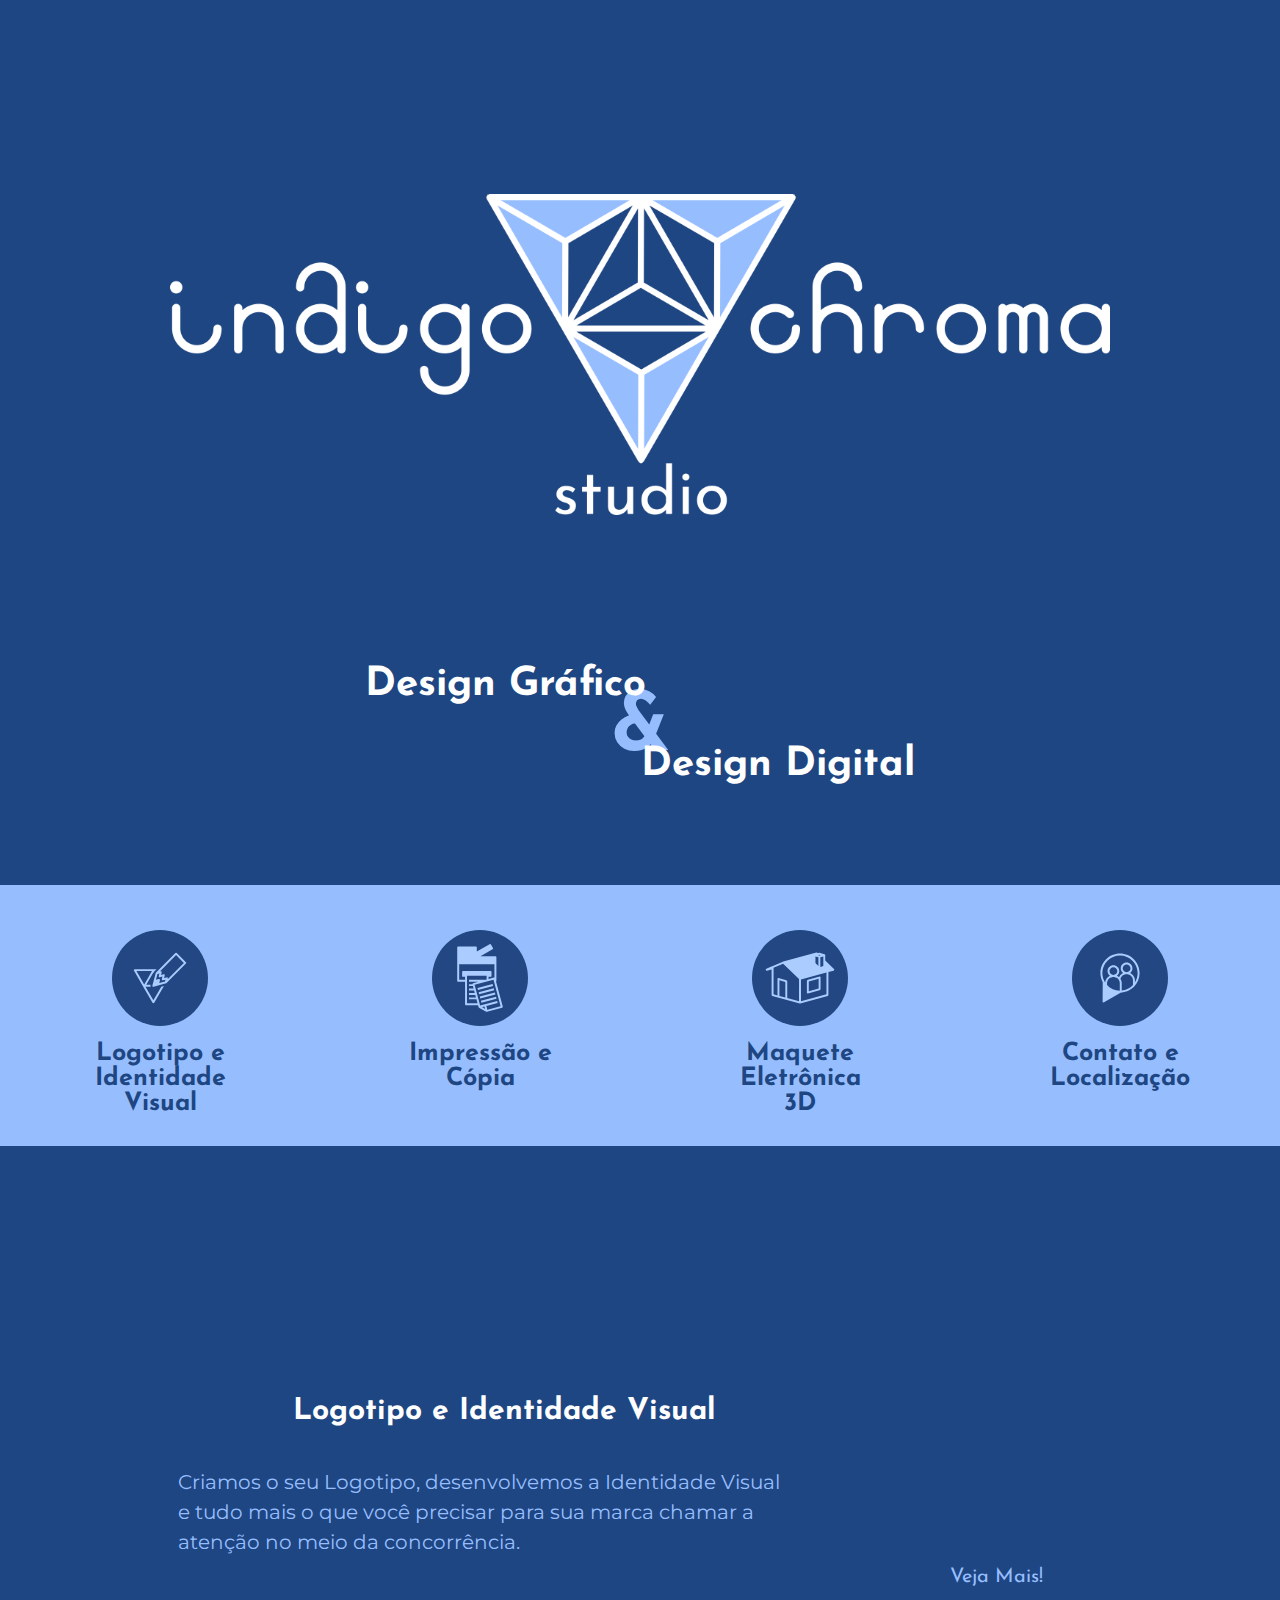
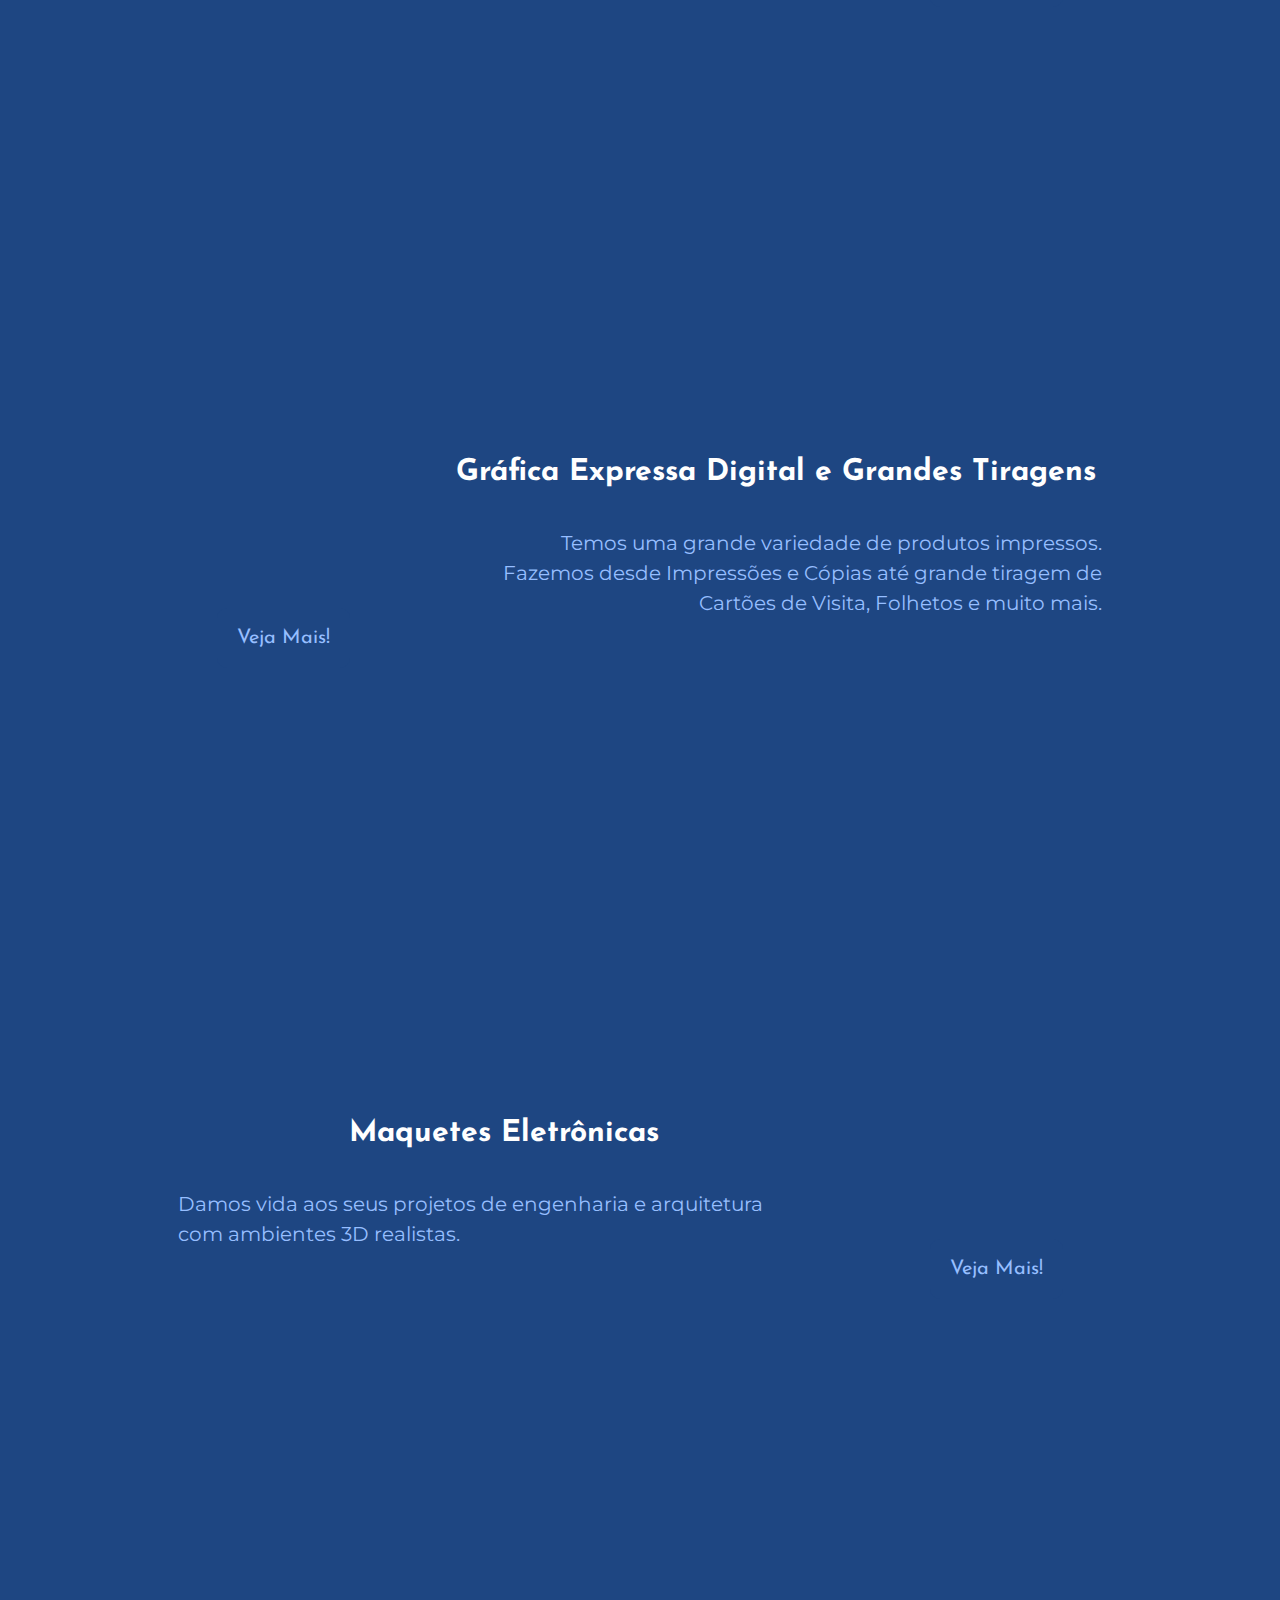
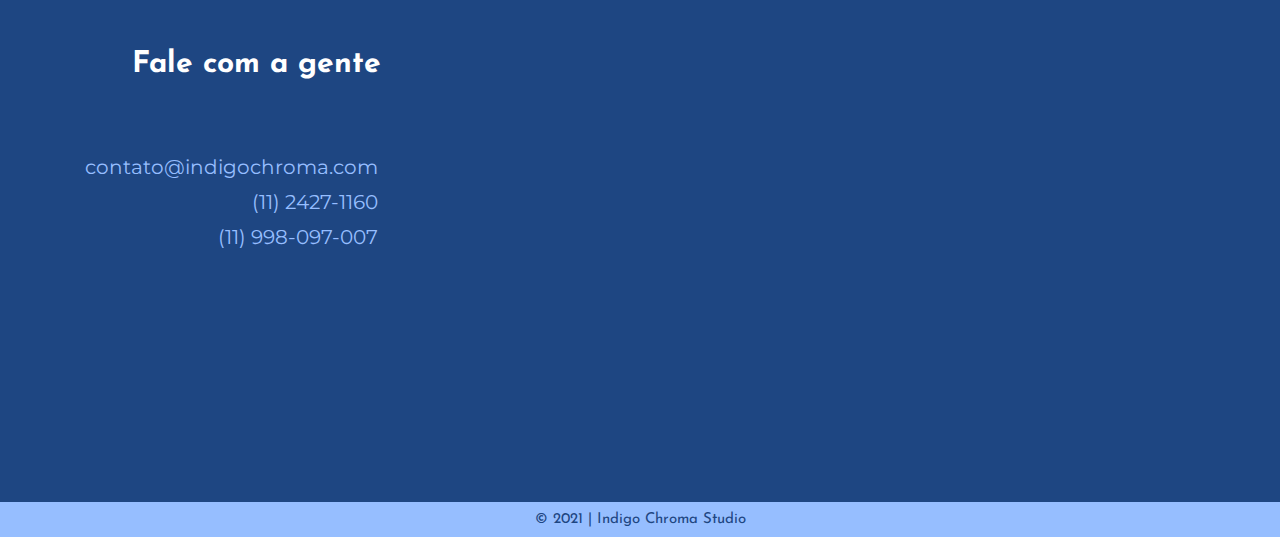
<file: index.html>
<!DOCTYPE html>
<html lang="en">
<head>
  <!-- Google tag (gtag.js) -->
  <script async src="https://www.googletagmanager.com/gtag/js?id=G-PPT76QZKE8"></script>
  <script>
    window.dataLayer = window.dataLayer || [];
    function gtag(){dataLayer.push(arguments);}
    gtag('js', new Date());

    gtag('config', 'G-PPT76QZKE8');
  </script>

  <meta charset="UTF-8">
  <meta name="viewport" content="width=device-width, initial-scale=1, minimum-scale=1" />
  <meta http-equiv="X-UA-Compatible" content="ie=edge">
  <title>Indigo Chroma Studio</title>
  
  <link rel="icon" href="favicon.ico">

  <link rel="stylesheet" href="css/styles.css">
  <link rel="stylesheet" href="css/landing.css">
  <link rel="stylesheet" href="css/menuBar.css">
  
  <link href="https://fonts.googleapis.com/css2?family=Josefin+Sans:wght@400;700&display=swap" rel="stylesheet">
  <link href="https://fonts.googleapis.com/css2?family=Montserrat:wght@500;600&display=swap" rel="stylesheet">

</head>


<body>
  <header>
    <div class="container">
      <nav>
<!--         <div class="menuLogo">
          <a href="index.html">
            <img src="../assets/icons/logo.png" alt="Indigo Chroma Studio">
          </a>
        </div> -->

        <input type="checkbox" class="toggler">
        <div class="menuIcon"><div></div></div>

        <ul class="menuList">
<!--           <li class="menuItem">
            <a href="index.html" class="menuLink active">Home</a>
          </li> -->
          <li class="menuItem">
            <a href="pages/logo.html" class="menuLink">Logos</a>
          </li>
          <li class="menuItem">
            <a href="pages/print.html" class="menuLink">Impressos</a>
          </li>
          <li class="menuItem">
            <a href="pages/3d.html" class="menuLink">3D</a>
          </li>
          <li class="menuItem">
            <a href="pages/contact.html" class="menuLink">Contato</a>
          </li>
        </ul>
      </nav>
    </div>



  </header>

  <main>
    <section class="hero">
      <div class="container">
        <div class="logoSplash">
          <img src="assets/icons/logoSplash.png" alt="Indigo Chroma Studio">
          <div class="title">
            <h1 class="dg">Design Gráfico</h1>
            <h1 class="ec">&</h1>
            <h1 class="dd">Design Digital</h1>
          </div>
        </div>
      </div>
    </section>

    
    <section class="homeNavBar">
      <div class="navContainer">

            <a href="pages/logo.html" class="mainMenuLink">
              <img src="assets/icons/logo.svg">
              Logotipo e Identidade Visual</a>

            <a href="pages/print.html" class="mainMenuLink">
              <img src="assets/icons/print.svg">
              Impressão e Cópia</a>

            <a href="pages/3d.html" class="mainMenuLink">
              <img src="assets/icons/3d.svg">
              Maquete Eletrônica 3D</a>

            <a href="pages/contact.html" class="mainMenuLink">
              <img src="assets/icons/contact.svg">
              Contato e Localização</a>

      </div>
    </section>


    <section class="showroom">
      <div class="mainItem l" style="background-image: url(assets/images/pics/logo-design.jpg);">
        <div>
          <h3>Logotipo e Identidade Visual</h3>
          <p>Criamos o seu Logotipo, desenvolvemos a Identidade Visual e tudo mais o que você precisar para sua marca chamar a atenção no meio da concorrência.</p>
        </div>
        <a href="pages/logo.html">Veja Mais!</a>
      </div>
      <div class="mainItem r" style="background-image: url(assets/images/pics/printer.jpg);">
        <div>
          <h3>Gráfica Expressa Digital e Grandes Tiragens</h3>
          <p>Temos uma grande variedade de produtos impressos. Fazemos desde Impressões e Cópias até grande tiragem de Cartões de   Visita, Folhetos e muito mais.</p>
        </div>
        <a href="pages/print.html">Veja Mais!</a>
      </div>
      <div class="mainItem l" style="background-image:url(assets/images/3d/img0.jpg);">
        <div>
          <h3>Maquetes Eletrônicas</h3>
          <p>Damos vida aos seus projetos de engenharia e arquitetura com ambientes 3D realistas.</p>
        </div>
        <a href="pages/3d.html">Veja Mais!</a>
      </div>
    </section>


    <section class="contact">
      <div class="contactInfo">
        <a href="pages/contact.html">
          <h2>Fale com a gente</h2>
        </a>
          <p>contato@indigochroma.com<br>
         (11) 2427-1160<br>
         (11) 998-097-007</p>
         
      </div>
      <div class="map">
        <div class="mapouter"><iframe src="https://www.google.com/maps/embed?pb=!1m18!1m12!1m3!1d3669.6328632047566!2d-46.537588584483984!3d-23.110531850984145!2m3!1f0!2f0!3f0!3m2!1i1024!2i768!4f13.1!3m3!1m2!1s0x94cec0bf61d22995%3A0xf7e8ff5012938041!2sR.%20Dr.%20Zeferino%20Alves%20do%20Amaral%2C%201215%20-%20Centro%2C%20Atibaia%20-%20SP%2C%2012940-410%2C%20Brazil!5e0!3m2!1sen!2sus!4v1602385047975!5m2!1sen!2sus" width="600" height="450" frameborder="0" style="border:0;" allowfullscreen="" aria-hidden="false" tabindex="0"></iframe></div>
      </div>
    </section>
  </main>


  <footer>
    <span class="footer"></span>
  </footer>

</body>

</html>
</file>
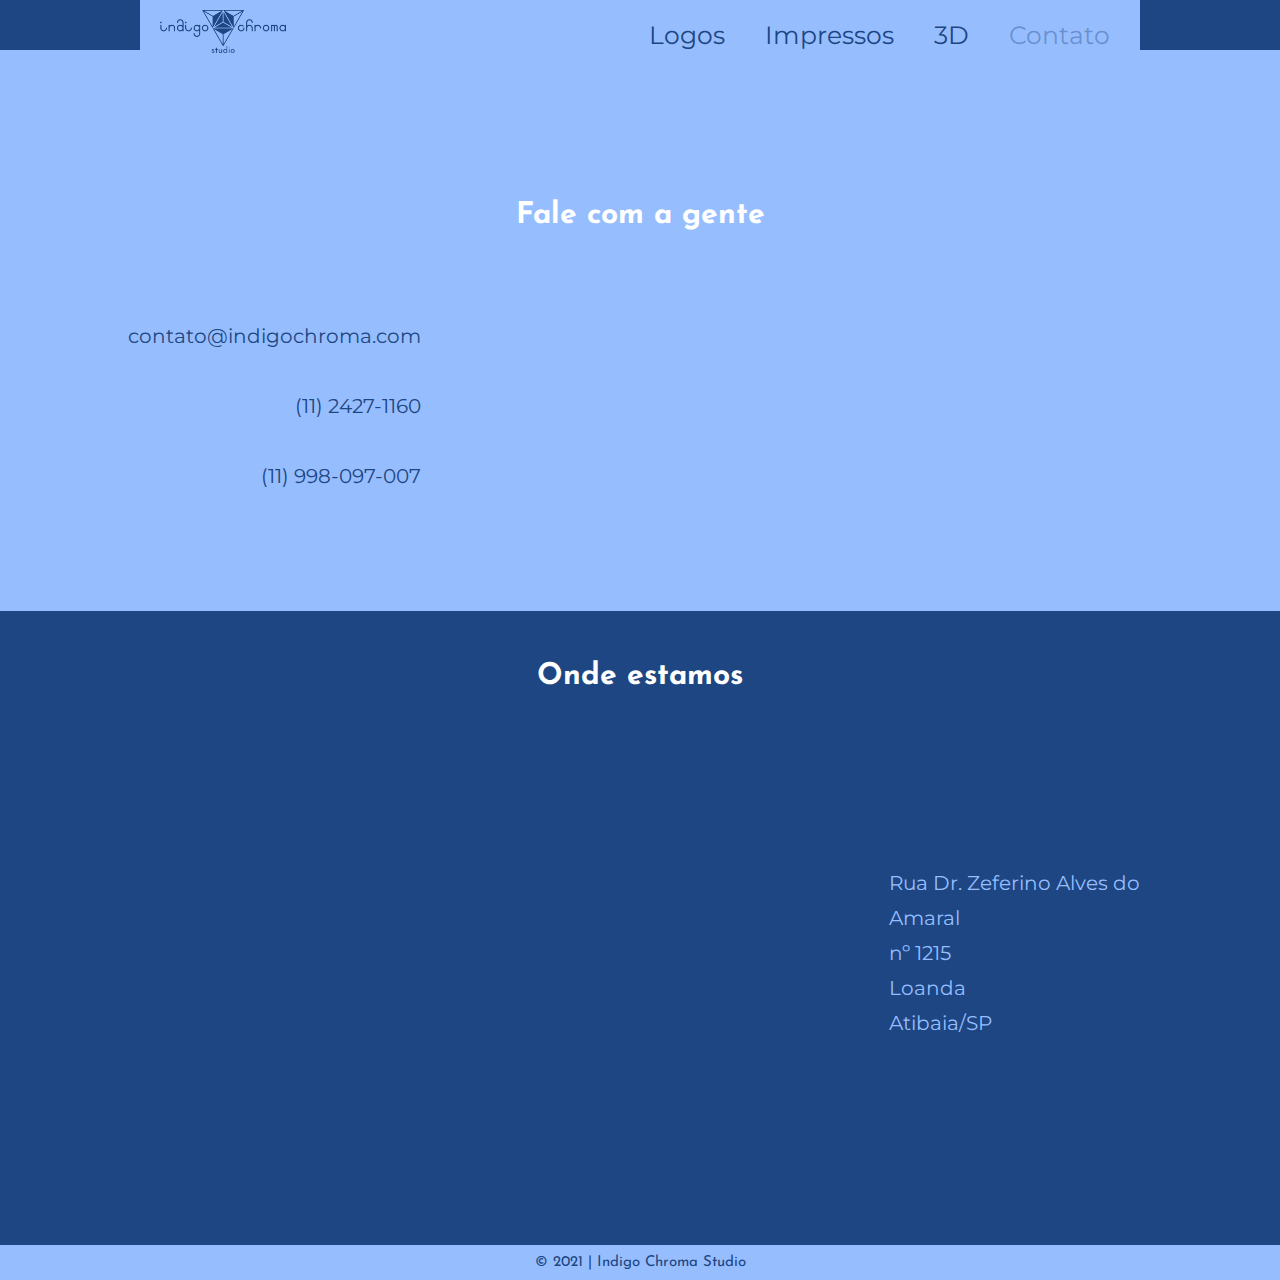
<file: pages/contact.html>
<!DOCTYPE html>
<html lang="en">
<head>
        <!-- Google tag (gtag.js) -->
    <script async src="https://www.googletagmanager.com/gtag/js?id=G-PPT76QZKE8"></script>
    <script>
      window.dataLayer = window.dataLayer || [];
      function gtag(){dataLayer.push(arguments);}
      gtag('js', new Date());

      gtag('config', 'G-PPT76QZKE8');
    </script>

  <meta charset="UTF-8">
  <meta name="viewport" content="width=device-width, initial-scale=1, minimum-scale=1" />
  <meta http-equiv="X-UA-Compatible" content="ie=edge">
  <title>Contato | Indigo Chroma</title>
  
  <link rel="icon" href="../favicon.ico">

  <link rel="stylesheet" href="../css/styles.css">
  <link rel="stylesheet" href="../css/contact.css">
  <link rel="stylesheet" href="../css/menuBar.css">
  
  <link href="https://fonts.googleapis.com/css2?family=Josefin+Sans:wght@400;700&display=swap" rel="stylesheet">
  <link href="https://fonts.googleapis.com/css2?family=Montserrat:wght@400;600&display=swap" rel="stylesheet">

</head>


<body>
  <header>
    <div class="container">
      <nav>
        <div class="menuLogo">
          <a href="../index.html">
            <img src="../assets/icons/logo.png" alt="Indigo Chroma Studio">
          </a>
        </div>

        <input type="checkbox" class="toggler">
        <div class="menuIcon"><div></div></div>

        <ul class="menuList">
          <li class="menuItem">
            <a href="../pages/logo.html" class="menuLink">Logos</a>
          </li>
          <li class="menuItem">
            <a href="../pages/print.html" class="menuLink">Impressos</a>
          </li>
          <li class="menuItem">
            <a href="../pages/3d.html" class="menuLink">3D</a>
          </li>
          <li class="menuItem active">
            <a href="../pages/contact.html" class="menuLink">Contato</a>
          </li>
          
          <li class="menuItem menuItemHome">
            <a href="../index.html" class="menuLink">
              <img src="../assets/icons/return.svg">
              Voltar ao Início</a>
          </li>
        </ul>
      </nav>
    </div>
  </header>
  
  
  <main>
    <section class="contact">
      <div class="contentMaxWidth">

        <h2>Fale com a gente</h2>

        <div class="contactInfo">
          <p>contato@indigochroma.com<br>
          (11) 2427-1160<br>
          (11) 998-097-007</p>

          <section class="form">
            <div class="contactForm">
              <div class="cognito">
                <script src="https://www.cognitoforms.com/s/OuJ5VkWz_kC6URM0b5KUtQ"></script>
                <script>Cognito.load("forms", { id: "1" });</script>
              </div>

              <!--    google forms
              <iframe src="https://docs.google.com/forms/d/e/1FAIpQLScuxnr5_8zZ0TqQPUEsMHZGnIcM8-9aSQ0_UW0ScuyvGJjvlQ/viewform?embedded=true" width="750" height="1000" frameborder="0" marginheight="0" marginwidth="0">Loading…</iframe>
              -->

            </div>
          </section>
        </div>
      </div>
    </section>

    <section class="local">
      <div class="contentMaxWidth">
      
        <h2>Onde estamos</h2>

        <div class="localInfo">

          <div class="mapouter"><iframe src="https://www.google.com/maps/embed?pb=!1m18!1m12!1m3!1d3669.6328632047566!2d-46.537588584483984!3d-23.110531850984145!2m3!1f0!2f0!3f0!3m2!1i1024!2i768!4f13.1!3m3!1m2!1s0x94cec0bf61d22995%3A0xf7e8ff5012938041!2sR.%20Dr.%20Zeferino%20Alves%20do%20Amaral%2C%201215%20-%20Centro%2C%20Atibaia%20-%20SP%2C%2012940-410%2C%20Brazil!5e0!3m2!1sen!2sus!4v1602385047975!5m2!1sen!2sus" width="600" height="450" frameborder="0" style="border:0;" allowfullscreen="" aria-hidden="false" tabindex="0"></iframe></div>


          
          <!--    custom map
            <section class="map">
              <iframe class="gmap" src="https://www.google.com/maps/d/u/0/embed?mid=1mlRa7ngwwsQizq44LY0LTg6D48gH-Tbc" width="600" height="350"></iframe>
            </section>
          -->

          <p>
            Rua Dr. Zeferino Alves do Amaral<br>
            nº 1215<br>
            Loanda<br>
            Atibaia/SP
          </p>

        </div>
      </div>
    </section>
  </main>


  <footer>
    <span class="footer"></span>
  </footer>

</body>

</html>
</file>
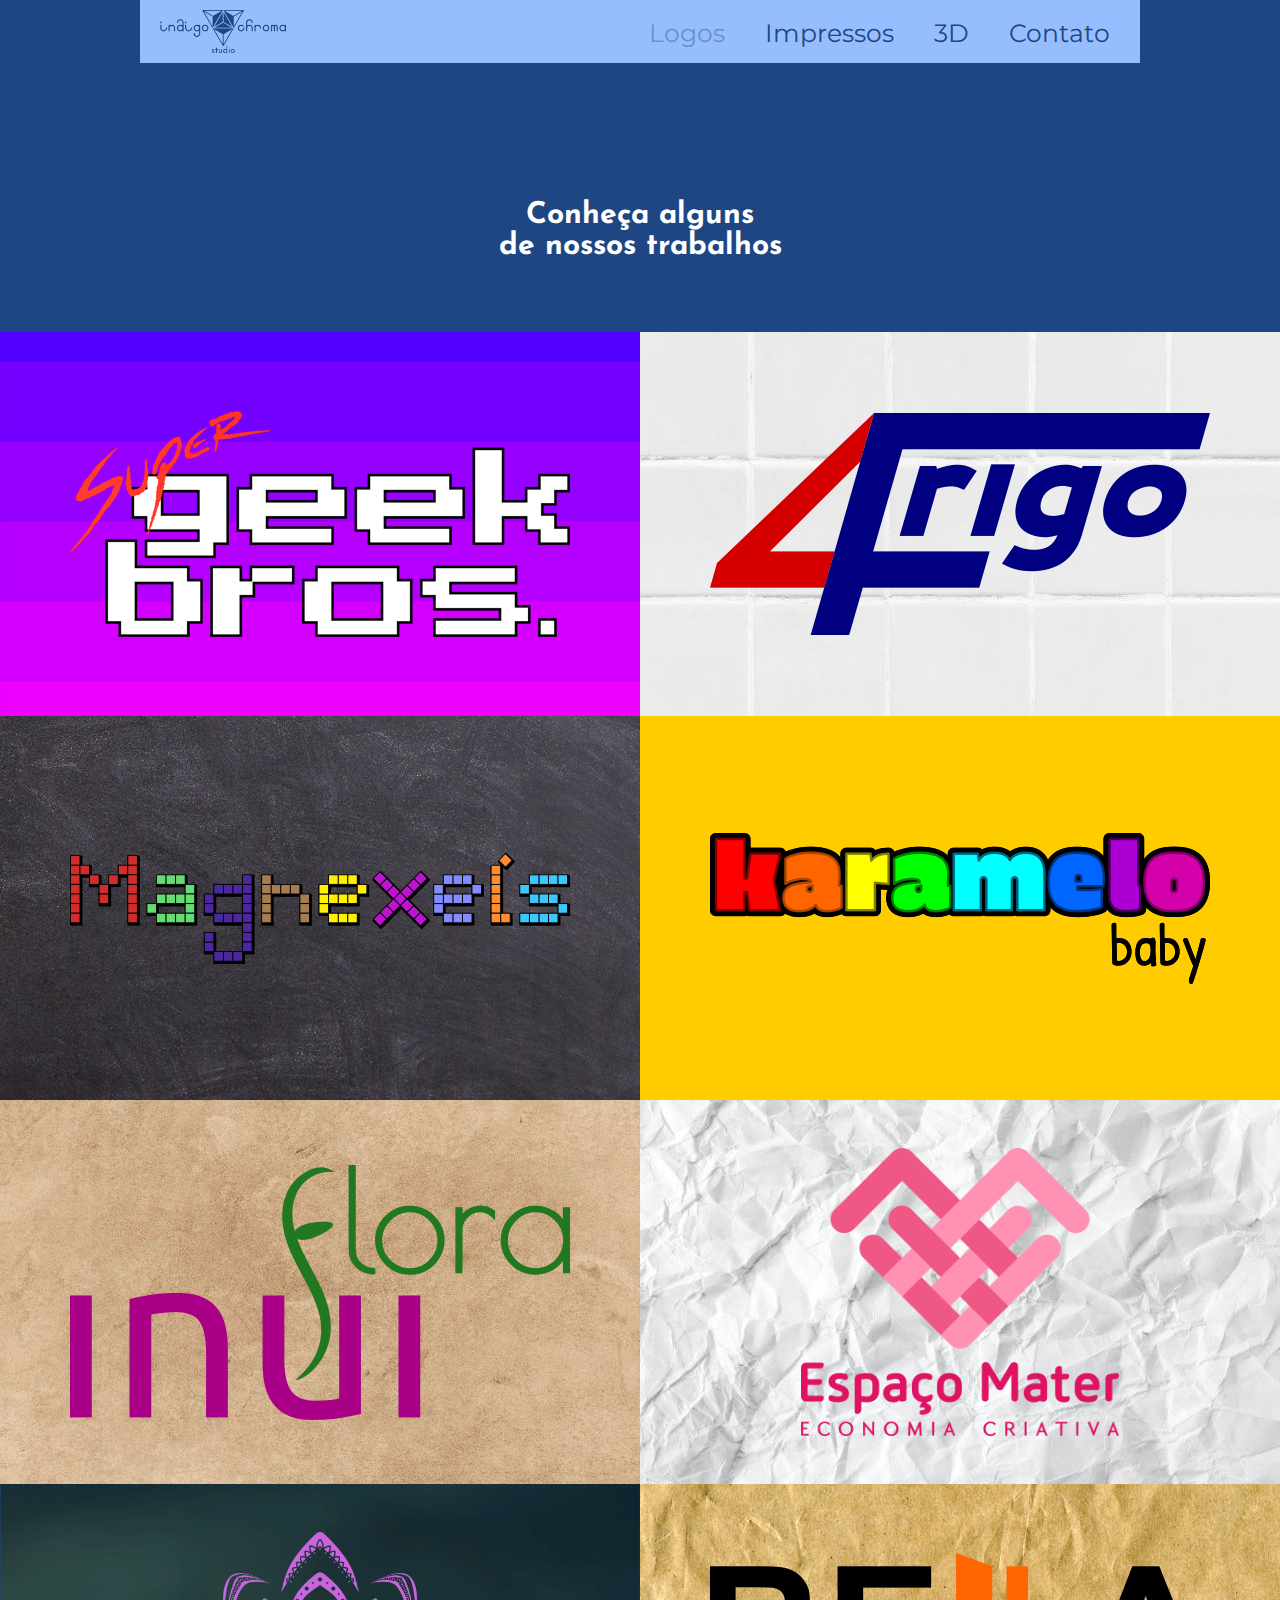
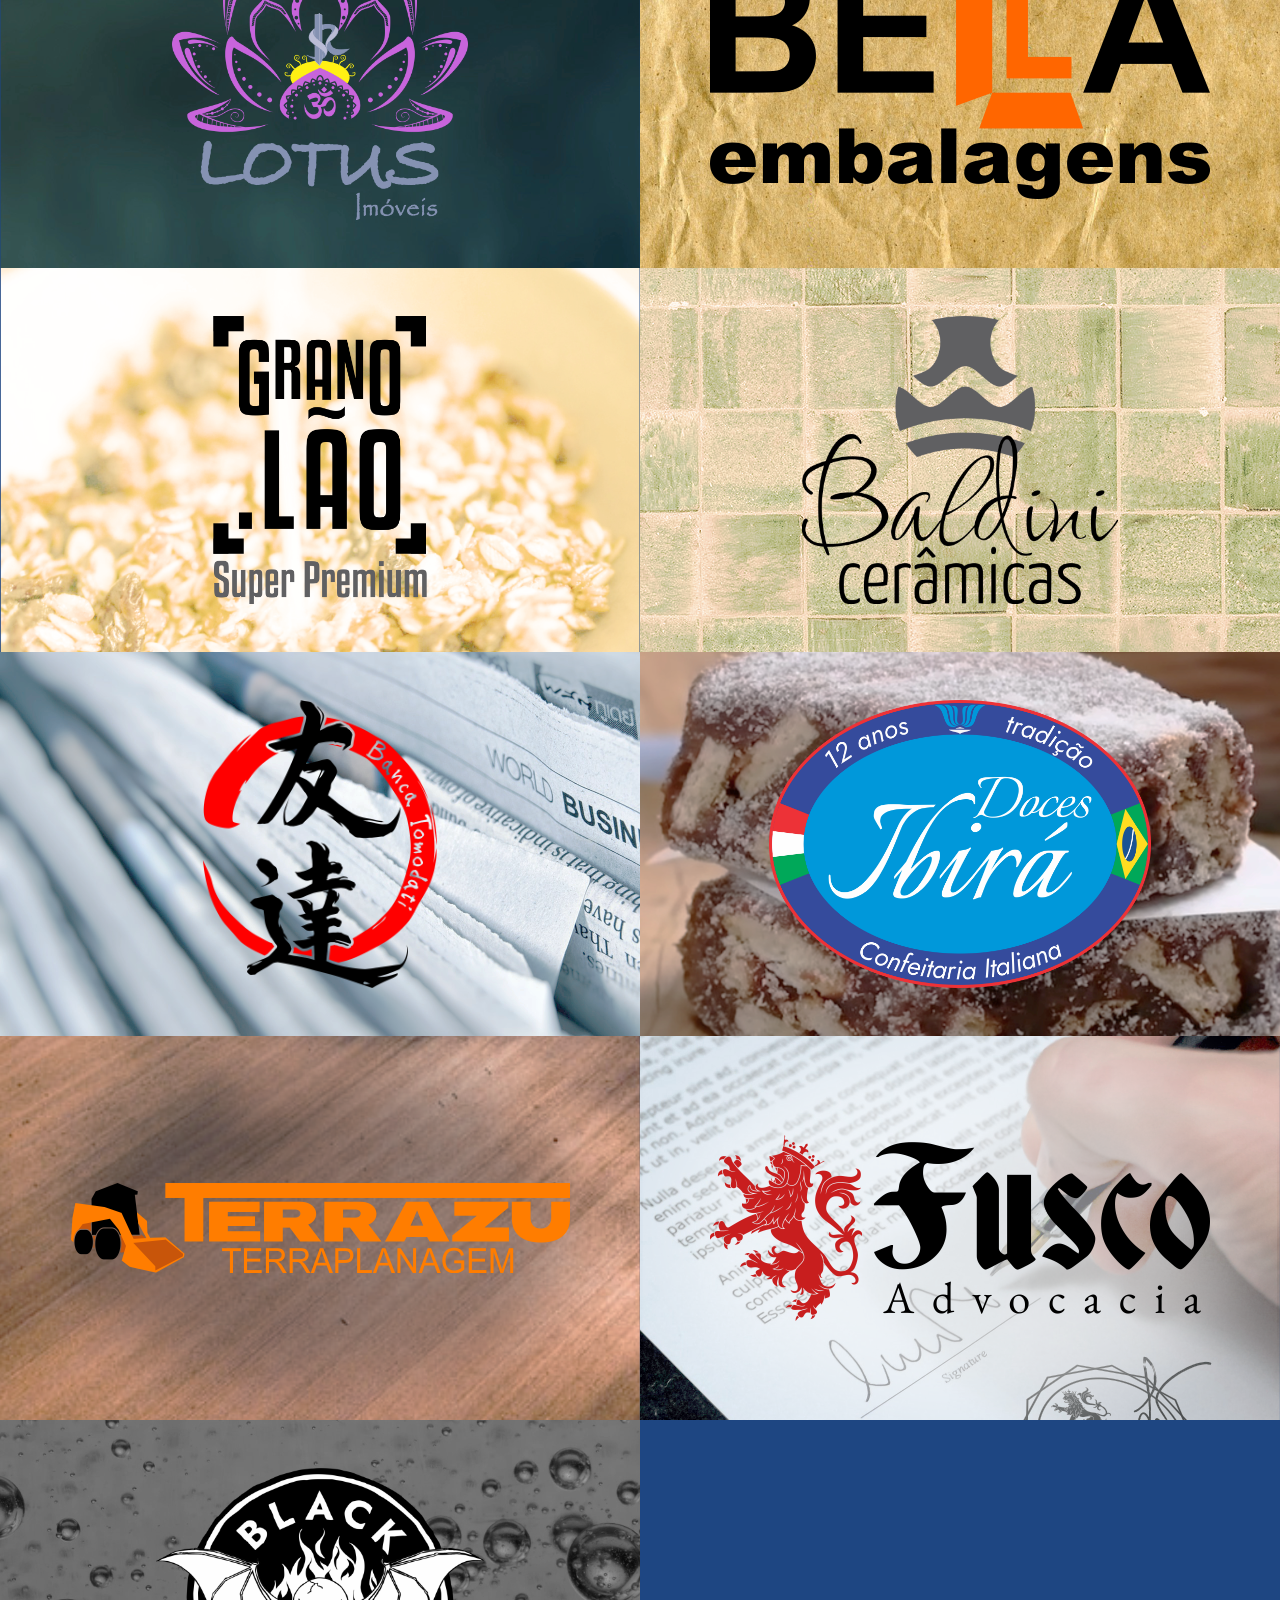
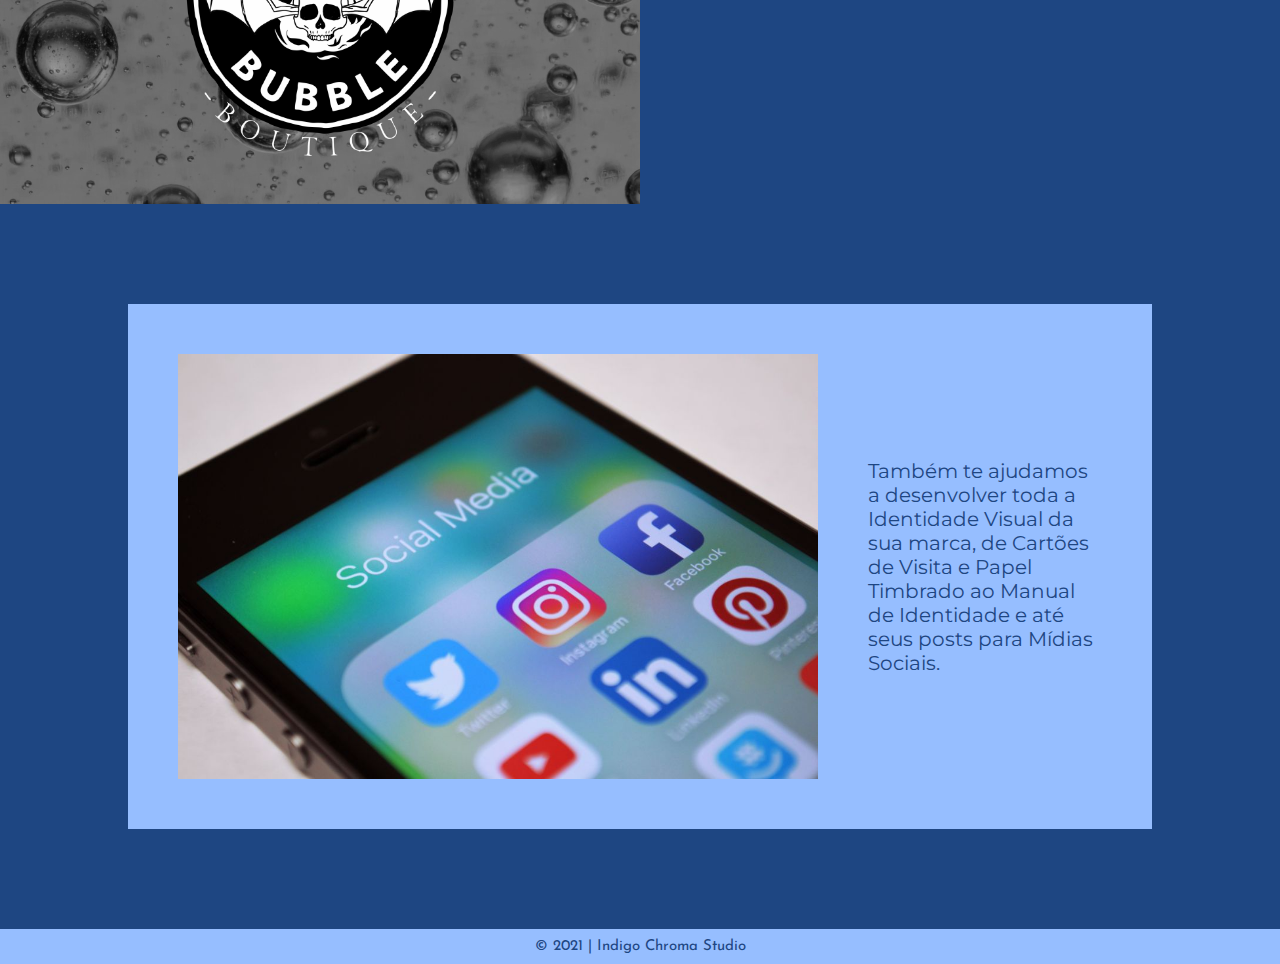
<file: pages/logo.html>
<html lang="en">
<head>
        <!-- Google tag (gtag.js) -->
    <script async src="https://www.googletagmanager.com/gtag/js?id=G-PPT76QZKE8"></script>
    <script>
      window.dataLayer = window.dataLayer || [];
      function gtag(){dataLayer.push(arguments);}
      gtag('js', new Date());

      gtag('config', 'G-PPT76QZKE8');
    </script>

  <meta charset="UTF-8">
  <meta name="viewport" content="width=device-width, initial-scale=1.0">
  <title>Logos | Indigo Chroma</title>

  <link rel="icon" href="../favicon.ico">
  
  <link rel="stylesheet" href="../css/styles.css">
  <link rel="stylesheet" href="../css/logo.css">
  <link rel="stylesheet" href="../css/menuBar.css">
  
  <link href="https://fonts.googleapis.com/css2?family=Josefin+Sans:wght@400;700&display=swap" rel="stylesheet">
  <link href="https://fonts.googleapis.com/css2?family=Montserrat:wght@500;600&display=swap" rel="stylesheet">

</head>

<body>
  <header>
    <div class="container">
      <nav>
        <div class="menuLogo">
          <a href="../index.html">
            <img src="../assets/icons/logo.png" alt="Indigo Chroma Studio">
          </a>
        </div>

        <input type="checkbox" class="toggler">
        <div class="menuIcon"><div></div></div>

        <ul class="menuList">
          <li class="menuItem active">
            <a href="../pages/logo.html" class="menuLink">Logos</a>
          </li>
          <li class="menuItem">
            <a href="../pages/print.html" class="menuLink">Impressos</a>
          </li>
          <li class="menuItem">
            <a href="../pages/3d.html" class="menuLink">3D</a>
          </li>
          <li class="menuItem">
            <a href="../pages/contact.html" class="menuLink">Contato</a>
          </li>

          <li class="menuItemHome">
            <a href="../index.html" class="menuLink">
              <img src="../assets/icons/return.svg">
              Voltar ao Início</a>
          </li>
        </ul>
      </nav>
    </div>
  </header>


  <main>
    <div class="logoSplash">
      <img src="../assets/icons/logoSplash.png" alt="Indigo Chroma Studio">
    </div>

    <h2>Conheça alguns<br>de nossos trabalhos</h2>

    <div class="logoList">
      <div class="frame" style="background-image: url('../assets/images//bg/sgb-bg.png')">                
        <img src="../assets/images/logos/sgb.png" alt="Super Geek Bros." class="logo">
        <!-- style="transform: translateY(-18px)" -->
        <div class="infoLogo">
          <div>
            <p><b>Super Geek Bros.</b><br>Canal de games no Youtube.<br><a href="https://www.youtube.com/c/SuperGeekBros">YouTube/SuperGeekBros</a></p>>
          </div>
        </div>
      </div>

      <div class="frame" style= "background-image: url('../assets/images/bg/white-tiles.jpg')">
        <img src="../assets/images/logos/4frigo.png" alt="Four Frigo" class="logo">
        <!-- style="transform: translateY(25px)" -->
        <div class="infoLogo">
          <div>
            <p><b>4 Frigo</b><br>Comércio de equipamentos e produtos para frigoríficos.<br></p>
          </div>
        </div>
      </div>

      <div class="frame" style= "background-image: url('../assets/images/bg/blackboard.jpg')">
        <img src="../assets/images/logos/magnexels.png" alt="Magnexels" class="logo">
        <!-- style="transform: translateY(15px)" -->
        <div class="infoLogo">
          <div>
            <p><b>Magnexels</b><br>Pixels magnéticos para customizar superfíceis metálicas.<br></p>
          </div>
        </div>
      </div>

      <div class="frame" style= "background-image: url('../assets/images/bg/amarelo.png')">
        <img src="../assets/images/logos/karamelo.png" alt="Karamelo baby" class="logo">
        <!-- style="transform: translateY(20px)" -->
        <div class="infoLogo">
          <div>
           <p><b>Karamelo Baby</b><br>Loja de roupas para crianças e bebês.<br></p>
          </div>
        </div>
      </div>

      <div class="frame" style= "background-image: url('../assets/images/bg/paper-sandy.jpg')">
        <img src="../assets/images/logos/inui.png" alt="Flora Inui" class="logo">
        <div class="infoLogo">
          <div>
            <p><b>Flora Inui</b><br>Logo novo para floricultura especializada em orquídeas e samanbaias.<br></p>
          </div>
        </div>
      </div>
      
      <div class="frame" style= "background-image: url('../assets/images/bg/paper-crumble.jpg')">
        <img src="../assets/images/logos/EspacoMater.png" alt="Espaço Mater" class="logo">
        <div class="infoLogo">
          <div>
            <p><b>Espaço Mater</b><br>Loja colaborativa de artesanato da Mater Dei em Atibaia.<br><a href="https://www.instagram.com/espaco_mater/?hl=en">@espaco_mater</a></p>>
          </div>
        </div>
      </div>
      
      <div class="frame" style= "background-image: url('../assets/images/bg/lotus.png')">
        <img src="../assets/images/logos/LotusImoveis.png" alt="Lótus Imóveis" class="logo">
        <div class="infoLogo">
          <div>
            <p><b>Lotus Imóveis</b><br>Logo atualizado para a imobiliária de Atibaia e região.<br></p>
          </div>
        </div>
      </div>
      
      <div class="frame" style= "background-image: url('../assets/images/bg/papel-craft.png')">
        <img src="../assets/images/logos/BellaEmbalagens-black.png" alt="Bella Embalagens" class="logo">
        <div class="infoLogo">
          <div>
            <p><b>Bella Embalagens</b><br>Loja de embalagens em Bragança Paulista.<br></p>>
          </div>
        </div>
      </div>
      
      <div class="frame" style= "background-image: url('../assets/images/bg/cereal.png')">
        <img src="../assets/images/logos/Grano.Lao.png" alt="Grano.Lão" class="logo">
        <div class="infoLogo">
          <div>
            <p><b>Grano.Lão - Super Premium</b><br>Atualização do logo da granola premium vegana.<br><a href="https://instagram.com/grano.lao?utm_medium=copy_link">@grano.lao</a></p>>
          </div>
        </div>
      </div>
      
      <div class="frame" style= "background-image: url('../assets/images/bg/ceramica.png')">
        <img src="../assets/images/logos/BaldiniCeramicas.png" alt="Baldini Cerâmicas" class="logo">
        <div class="infoLogo">
          <div>
            <p><b>Baldini Cerâmicas</b><br>Cerâmicas artesanais de Campinas.<br></p>>
          </div>
        </div>
      </div>

      <div class="frame" style= "background-image: url('../assets/images/bg/jornal.png')">
        <img src="../assets/images/logos/Tomodati.png" alt="Banca Tomodati" class="logo">
        <div class="infoLogo">
          <div>
            <p><b>Banca Tomodati</b><br>Linha de bancas de jornal de Atibaia.<br></p>>
          </div>
        </div>
      </div>

      <div class="frame" style= "background-image: url('../assets/images/bg/palhaitaliana.png')">
        <img src="../assets/images/logos/DocesIbira.png" alt="Doces Ibirá" class="logo">
        <div class="infoLogo">
          <div>
            <p><b>Doces Ibirá</b><br>Reformulação das marcas tradicionais Ateliê do Mel e Dona Bia.<br></p>>
          </div>
        </div>
      </div>

      <div class="frame" style= "background-image: url('../assets/images/bg/dirt.png')">
        <img src="../assets/images/logos/Terrazu.png" alt="Terrazu Terraplanagem" class="logo">
        <div class="infoLogo">
          <div>
            <p><b>Terrazu Terraplanagem</b><br>Novo logo para a empresa de máquinas para terraplanagem.<br></p>>
          </div>
        </div>
      </div>

      <div class="frame" style= "background-image: url('../assets/images/bg/fuscodoc.png')">
        <img src="../assets/images/logos/FuscoAdvocacia.png" alt="Fusco Advocacia" class="logo">
        <div class="infoLogo">
          <div>
            <p><b>Fusco Advocacia</b><br>Escritório da Advogada Renata Fusco de Atibaia e região.<br></p>>
          </div>
        </div>
      </div>

      <div class="frame" style= "background-image: url('../assets/images/bg/perfume.png')">
        <img src="../assets/images/logos/BlackBubble.png" alt="Black Bubble Boutique" class="logo">
        <div class="infoLogo">
          <div>
            <p><b>Black Bubble Boutique</b><br>Nova marca de perfumes alternativos.<br></p>>
          </div>
        </div>
      </div>
    </div>



    <div class="aboutLogo">
      <img src="../assets/images/pics/social-media.jpg" alt="Mídias Sociais">
      <p>Também te ajudamos a desenvolver toda a Identidade Visual da sua marca, de Cartões de Visita e Papel Timbrado ao Manual de Identidade e até seus posts para Mídias Sociais.</p>
    </div>

  </main>


  <footer>
    <span class="footer"></span>
  </footer>

</body>
</html>
</file>
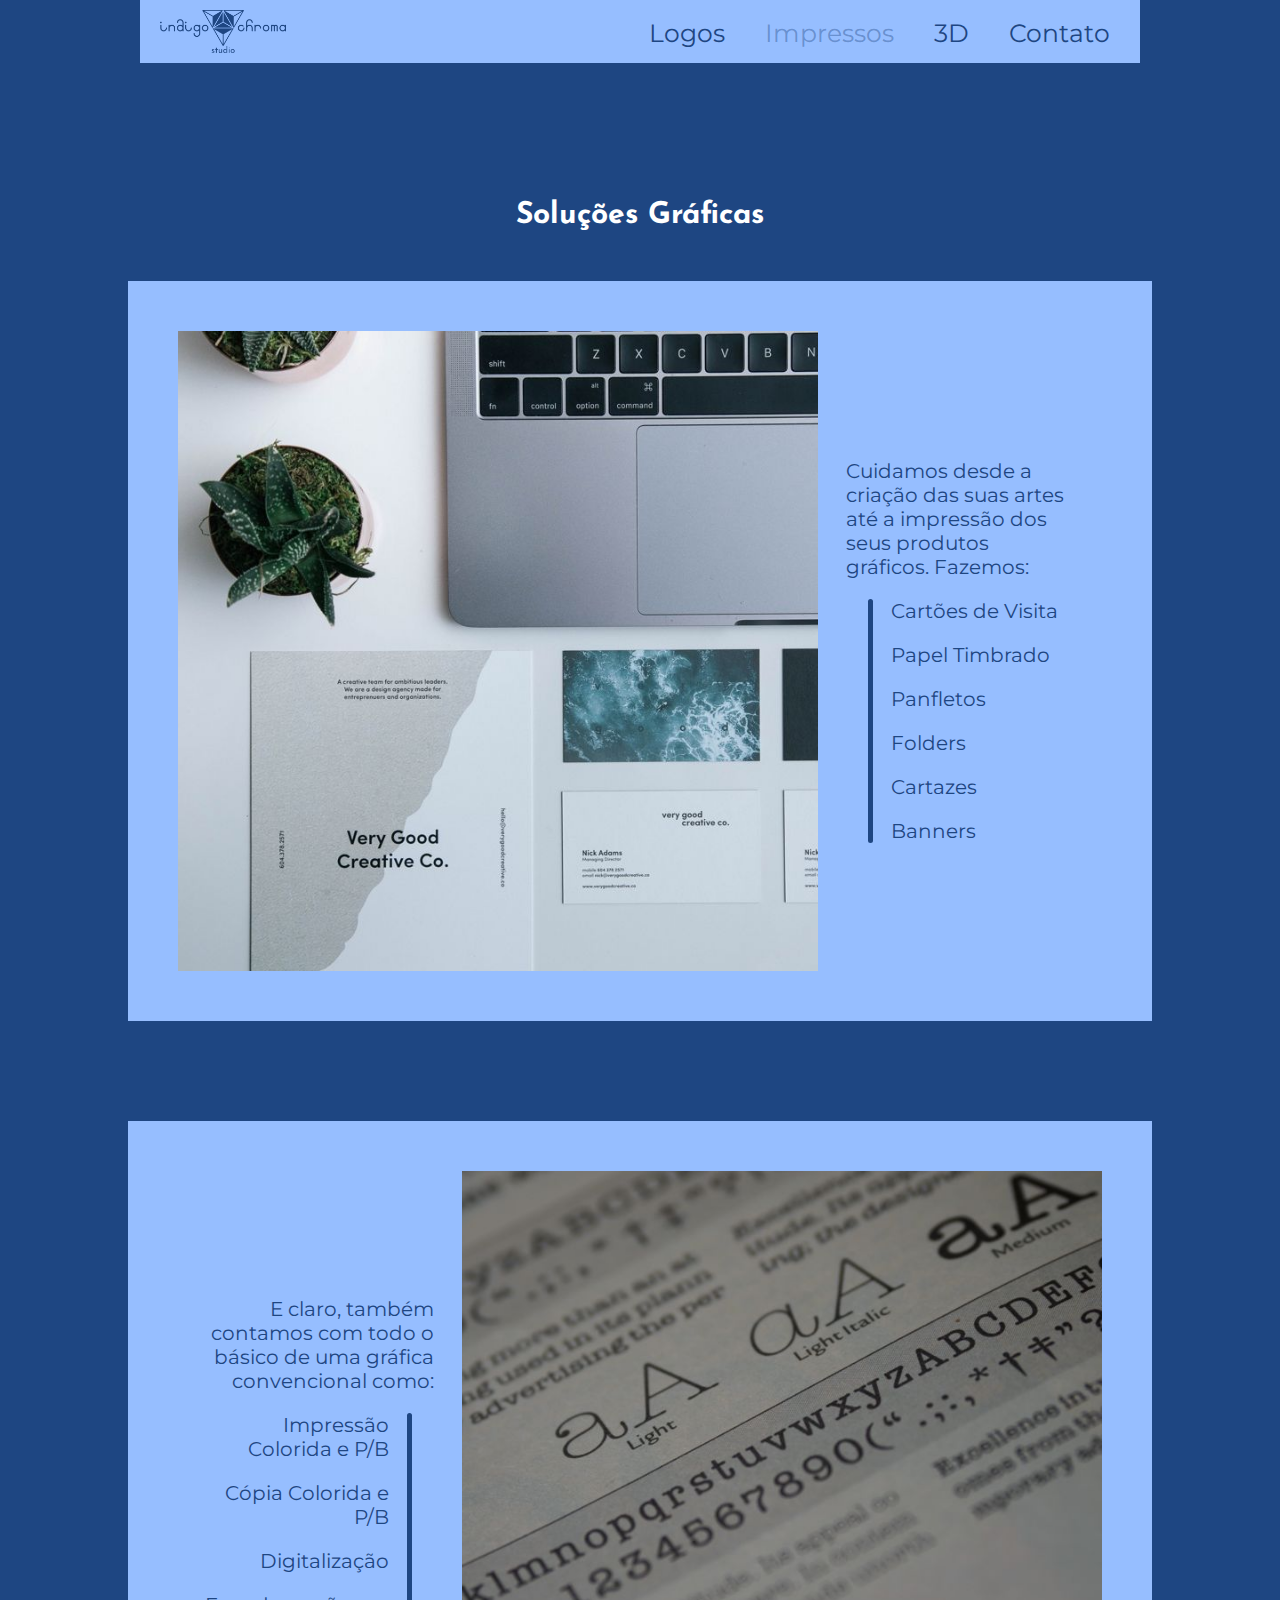
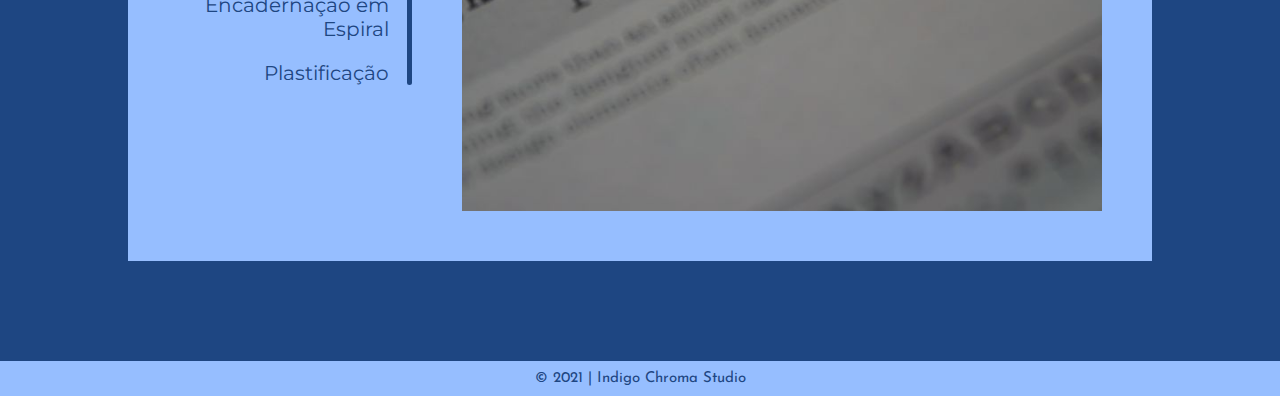
<file: pages/print.html>
<html lang="en">
<head>
        <!-- Google tag (gtag.js) -->
    <script async src="https://www.googletagmanager.com/gtag/js?id=G-PPT76QZKE8"></script>
    <script>
      window.dataLayer = window.dataLayer || [];
      function gtag(){dataLayer.push(arguments);}
      gtag('js', new Date());

      gtag('config', 'G-PPT76QZKE8');
    </script>

  <meta charset="UTF-8">
  <meta name="viewport" content="width=device-width, initial-scale=1.0">
  <title>Impressos | Indigo Chroma</title>

  <link rel="icon" href="../favicon.ico">

  <link rel="stylesheet" href="../css/styles.css">
  <link rel="stylesheet" href="../css/print.css">
  <link rel="stylesheet" href="../css/menuBar.css">
  
  <link href="https://fonts.googleapis.com/css2?family=Josefin+Sans:wght@400;700&display=swap" rel="stylesheet">
  <link href="https://fonts.googleapis.com/css2?family=Montserrat:wght@500;600&display=swap" rel="stylesheet">
  
</head>

<body>

    <header>
        <div class="container">
          <nav>
            <div class="menuLogo">
              <a href="../index.html">
                <img src="../assets/icons/logo.png" alt="Indigo Chroma studio">
              </a>
            </div>
    
            <input type="checkbox" class="toggler">
            <div class="menuIcon"><div></div></div>
    
            <ul class="menuList">

              <li class="menuItem">
                <a href="../pages/logo.html" class="menuLink">Logos</a>
              </li>
              <li class="menuItem active">
                <a href="../pages/print.html" class="menuLink">Impressos</a>
              </li>
              <li class="menuItem">
                <a href="../pages/3d.html" class="menuLink">3D</a>
              </li>
              <li class="menuItem">
                <a href="../pages/contact.html" class="menuLink">Contato</a>
              </li>

              <li class="menuItem menuItemHome">
                <a href="../index.html" class="menuLink">
                  <img src="../assets/icons/return.svg">
                  Voltar ao Início</a>
              </li>
            </ul>
          </nav>
        </div>
    </header>
    
    <main>
        <div class="logoSplash">
            <img src="../assets/icons/logoSplash.png" alt="Indigo Chroma Studio">
        </div>

        <div class="printContainer">
            <h2>Soluções Gráficas</h2>

            <div class="item itemL">
                <img src="../assets/images/pics/stationery.jpg">
                <div class="itemContent">
                    <p>Cuidamos desde a criação das suas artes até a impressão dos seus produtos gráficos. Fazemos:</p>
                    <ul>
                        <li><p>Cartões de Visita</p></li>
                        <li><p>Papel Timbrado</p></li>
                        <li><p>Panfletos</p></li>
                        <li><p>Folders</p></li>
                        <li><p>Cartazes</p></li>
                        <li><p>Banners</p></li>

                    </ul>
                </div>
            </div>
            
            <div class="item itemR">
                <img src="../assets/images/pics/print.jpg">
                <div class="itemContent">
                    <p>E claro, também contamos com todo o básico de uma gráfica convencional como:</p>
                    <ul>
                        <li><p>Impressão Colorida e P/B</p></li>
                        <li><p>Cópia Colorida e P/B</p></li>
                        <li><p>Digitalização</p></li>
                        <li><p>Encadernação em Espiral</p></li>
                        <li><p>Plastificação</p></li>
                    </ul>
                </div>
            </div>
        </div>
    </main>


    <footer>
        <span class="footer"></span>
    </footer>

</body>
</html>
</file>
<file: css/styles.css>
:root {
	--colorBaseDark: rgb(30, 70, 130);
	--colorBaseLight: rgb(150, 190, 255);
	--colorCompLight: rgb(240, 150, 20);
}

/*global styles*/

*,
*::before,
*::after {
	margin: 0;
    padding: 0;
    box-sizing: border-box;
}

html {
	font-family: 'Josefin Sans', sans-serif;
	font-size: 10px;
	font-weight: 400;
	box-sizing: border-box;
/* 	background-color: rgb(0, 50, 130);
 */	background-color: rgb(30, 70, 130);
}

/* delete after */
.mapouter {
	position: relative;
}

a {
	text-decoration: none;
	font-size: 2rem;
}

ul {
    list-style: none;
}

li {
	color: var(--colorBaseLight);
	color: rgb(150, 190, 255);
	font: 400 2rem Montserrat;
}

h1 {
    font: 700 4rem 'Josefin Sans';
	text-align: center;
	color: var(--colorBaseLight);
	color: rgb(150, 190, 255);
}

h2 {
	font: 700 3rem 'Josefin Sans';
	text-align: center;
	color: white;
    margin: 7rem auto 5rem;
}

h3 {
	font: 700 3rem 'Josefin Sans';
	text-align: center;
	color: white;
}

p {
	color: var(--colorBaseLight);
	color: rgb(150, 190, 255);
	font: 400 2rem Montserrat;
	max-width: 60ch;
}

img {
    width: 100%;
    max-width: 100%;
    height: auto;
}

section {
    padding: 5rem 0;
}

.logoIntro {
	margin-top: 10rem;
    display: flex;
    flex-direction: column;
    justify-content: center;
    align-content: center;
}

.logoIntro img {
    max-width: 80vw;
    margin: 50px auto 0;
}

.sectionBreak {
    background-color: white;
    height: 2px;
    border-radius: 5px;
    width: 80vw;
    margin: auto;
}


footer {
	width: 100%;
}

.footer:after {
	background-color: var(--colorBaseLight);
	background-color: rgb(150, 190, 255);
	font: 400 1.5rem Josefin Sans;
	color: var(--colorBaseDark);
	color: rgb(30, 70, 130);

	display: flex;
	align-items: center;
	justify-content: center;

	padding: 10px 0;
	content: '© 2021 | Indigo Chroma Studio';
	/* v.0.24 */
}


@media screen and (min-width: 700px) {
    .logoIntro img {
        display: none;
    }
}
</file>
<file: css/landing.css>
body {
    display: flex;
    flex-direction: column;
    align-items: center;
    justify-content: center;
}

main {
    width: 100%;
}

.logoSplash {
    display: flex;
    flex-direction: column;
    align-items: center;
    justify-content: center;
}

.logoSplash img {
    margin-top: 10%;
    width: 80vw;
    max-width: 94rem;
}

.title {
    margin-top: 10rem;
/*     display: grid;
    grid-template-columns: repeat(3, 1fr);
    grid-template-rows: repeat(3, 1fr);
    grid-auto-rows: minmax(10px, auto); */

    /* display: flex;*/

    position: relative;
    height: 18vw;
    width: 80vw;
    max-width: 55rem;
}

.title h1 {
    padding: 0;
    margin: 0;
}

.title .dg {
/*     grid-column-start: 1;
    grid-column-end: 3; */

/*     justify-self: flex-start;
    align-self: flex-start; */

    position: absolute;
    top: 0;
    left: 0;
    font-size: 6vw;
    color: white;
    z-index: 3;

}

.title .ec {
/*     grid-column-start: 2;
    grid-row-start: 2; */

/*     justify-self: center;
    align-self: center; */

    position: absolute;
    top: 50%;
    left: 50%;
    transform: translate(-50%, -50%);
    font-size: 12vw;
    z-index: 2;

    margin-top: .8vw;
}

.title .dd {
/*     grid-column-start: 2;
    grid-column-end: 4; */

/*     justify-self: flex-end;
    align-self: flex-end; */

    position: absolute;
    bottom: 0;
    right: 0;
    font-size: 6vw;
    color: white;
    z-index: 3;

}


/*navBar*/
.homeNavBar {
    margin-top: 5rem;
    padding: 0;
    background-color: var(--colorBaseLight);
    background-color: rgb(150, 190, 255);
}

.navContainer {
    width: 100%;
    max-width: 150rem;
    height: fit-content;

    margin: 0 auto;
    padding: 0 auto;

    display: grid;
    grid-template-columns: repeat(auto-fit, minmax(20%, 1fr));
    
}

.mainMenuLink {
    margin: 3rem auto;
    padding: 0;
    display: flex;
    flex-direction: column;
    justify-content: flex-start;
    align-items: center;

    color: var(--colorBaseDark);
    color: rgb(30, 70, 130);
    font-size: clamp(1.4rem, 2vw, 2.5rem);
    font-weight: 700;
    text-align: center;
    max-width: 10ch;
}

.mainMenuLink img {
    margin: 1.5rem auto;
    width: max(7.5vw, 50px);
    height: max(7.5vw, 50px);
    max-width: 10rem;
}


/*showroom*/
.showroom {
    padding: 0;
}

.mainItem {
    height: fit-content;
    padding: 0 0 10rem;
    background-repeat: no-repeat;
    background-size: cover;
    background-position: center center;
    background-attachment: fixed;
    display: flex;
}

.mainItem > div {
    background-color: var(--colorBaseDark);
    background-color: rgb(30, 70, 130);
    max-width: 80%;
    padding: 2.5rem;
    align-self: center;
}

.mainItem h3 {
    margin-bottom: 2rem;
}

.l, .r {
    flex-direction: column;
    text-align: left;
}

.mainItem a {
    align-self: center;
    margin: 50px;
    color: var(--colorBaseLight);
    color: rgb(150, 190, 255);
    background-color: var(--colorBaseDark);
    background-color: rgb(30, 70, 130);
    padding: 20px;
    border-radius: 10px;
    transition: all .2s ease;
}

.mainItem a:hover {
    transform: translateY(-5px);
    color: var(--colorCompLight);
    color: rgb(240, 150, 20);
}

.mainItem a:active {
    transform: translateY(10px);
    opacity: .5;
}


/*contact*/
.contact {
    width: 100%;
    padding: 0 0 5rem;

    display: flex;
    flex-direction: column;
    align-content: center;
    justify-content: center;
}

.contactInfo h2 {
    margin-bottom: 5rem;
}


.contactInfo p{
    width: 100%;
    margin: 0 auto 3rem;
    line-height: 3.5rem;
    text-align: center;
}

.cItem img {
    position: absolute;
    top: 0;
    left: 0;
    height: 5vw;
    width: 5vw;
    margin: 0;
    padding: 0;
    min-height: 25px;
    min-width: 25px;
}

.contact iframe{
    width: 100%;
}




@media screen and (min-width: 700px){
    header .container{
        display: none;
    }

    .title {
        margin-top: 15rem;
        height: 12rem;
    }

    .title .dg, .title .dd {
        margin: 0;
        font-size: 4rem;
    }

    .title .ec {
        margin-top: .5rem;
        font-size: 8rem;
    }

    .homeNavBar {
        margin-top: 5rem;
    }

    .mainItem {
        padding: 20rem 0;
    }

    .mainItem > div {
        padding: 5rem;
    }

    .mainItem p {
        max-width: 60ch;
        padding: 2rem 5rem 0;
        line-height: 3rem;
    }

    .l {
        flex-direction: row;
        text-align: left;
    }

    .r {
        flex-direction: row-reverse;
        text-align: right;
    }

    .l p,
    .l h3 {
        padding-left: 10vw;
    }

    .r p,
    .r h3 {
        padding-right: 10vw;
    }

    .mainItem a {
        align-self: flex-end;
        margin: 0 50px;
        color: var(--colorBaseLight);
        color: rgb(150, 190, 255);
        background-color: var(--colorBaseDark);
        background-color: rgb(30, 70, 130);
        padding: 20px;
        border-radius: 10px;
        text-align: center;
    }



    .contact {
        padding: 10rem 0 5rem;
    
        flex-direction: row;
    }

    .contactInfo h2 {
        padding-top: 5rem;
        margin: 0;
    }
    
    .contactInfo p {
        width: 100%;
        padding: 7rem 5rem 5rem 0;
        line-height: 3.5rem;
        display: flex;
        text-align: right;
    }
    
    .contact iframe{
        width: 60vw;
    }
}
</file>
<file: css/menuBar.css>
/*nav bar*/
header {
	width: 100%;
	height: 5rem;
	position: absolute;
	top: 0;
	right: 0;
	z-index: 100;
}

.container {
	width: 100%;
	max-width: 100%;
	margin: 0 auto;
    padding: 0 1.5rem;
    display: flex;
    align-items: center;
    justify-content: center;
}

nav {
	width: 100%;
	display: flex;
	align-items: center;
	justify-content: space-between;
}

.menuLogo {
    width: 15vw;
    min-width: 15rem;
    z-index: 150;
    padding: 10px 20px;
	display: none;
}


/*open menu button*/
.toggler {
	position: fixed;
	top: 0;
	right: 0;
	z-index: 1000;
	cursor: pointer;
	width: 8rem;
	height: 8rem;
	opacity: 0;
}

.menuIcon {
	position: fixed;
	top: 0;
	right: 0;
	z-index: 140;
	width: 8rem;
	height: 8rem;
    background: var(--colorCompLight);
    background-color: rgb(240, 150, 20);
	display: flex;
	align-items: center;
	justify-content: center;
}

.menuIcon > div {
    position: relative;
    width: 60%;
    height: .5rem;
    border-radius: 5px;

    background: white;
    display: flex;
    align-items: center;
    justify-content: center;
    transition: all 0.4s ease-in-out;

    z-index: 160;
}

.menuIcon > div:before,
.menuIcon > div:after {
    content: '';
    position: absolute;
    z-index: 100;
    top: -15px;
    width: 100%;
    height: inherit;
    border-radius: inherit;
    background: inherit;
}

.menuIcon > div:after {
    top: 15px;
}

.toggler:checked + .menuIcon > div {
    transform: rotate(135deg);
}

.toggler:checked + .menuIcon > div:before,
.toggler:checked + .menuIcon > div:after {
    top: 0;
    transition: all 0.4s ease-in-out;
    transform: rotate(90deg);
}


/*menu*/
.menuList {
    position: fixed;
    top: 0;
    right: -80vw;
    width: 80vw;
    height: 100%;

    opacity: 0;
    
    display: flex;
    flex-direction: column;
    align-items: right;
    justify-content: space-between;

    padding: 10vh 10rem ;
    
    background-color: rgba(255, 255, 255, .7);
    z-index: 130;

    transition: all 1s ease-in-out;
}

.menuItem,
.menuItemHome {    
    position: relative;
    display: flex;
    text-align: right;
    justify-content: flex-end;
    
    margin-top: 1.5vh;

    transition: all .3s ease-in-out;
}

.menuItemHome {
    margin-top: 15vh;
    display: flex;
    flex-direction: column;
    justify-content: center;
    align-content: center;
}

.menuItemHome img {
    width: 10vw;
    margin: 0 auto;
    align-self: center;
}

.menuLink {
    height: fit-content;
    opacity: 0;
    
    color: var(--colorBaseDark);
    color: rgb(30, 70, 130);

    font-size: clamp(2.5rem, 8vw, 5rem);
    max-height: 2vh;
    margin: 1rem 1rem 5rem;

    background-size: 200px 100px;

    transition: all .3s ease-in-out;
}

.menuItemHome {
    pointer-events: all;
}

.menuItemHome a {
    font-size: clamp(1.5rem, 5vw, 3rem);
    display: flex;
    flex-direction: column;
    justify-content: center;
    align-content: center;
    text-align: center;
}


.menuItem:hover > a{
    transition: all .3s ease-in-out;
    transform: translateY(-10px);
}


.menuItemHome:hover {
    transition: all .3s ease-in-out;
    transform: translateY(-20px);
}

.menuItem:hover > .menuLink,
.menuItemHome:hover > .menuLink {
    color: var(--colorCompLight);
    color: rgb(240, 150, 20);
}

.active {
    pointer-events: none;
}

.active a {
    color: rgba(30, 70, 130, .4);
}

.toggler:checked ~ .menuList {
    visibility: visible;
    transform: translateX(-80vw);
    opacity: 1;
}

.toggler:checked ~ .menuList .menuItem .menuLink,
.toggler:checked ~ .menuList .menuItemHome .menuLink {
    opacity: 1;
}




/*media querries*/

@media screen and (min-width: 700px) {
    header {
        position: relative;
    }

    .toggler:checked ~ .menuList {
        transform: translateX(0);
    }

    nav {
        width: 80%;
        display: flex;
        align-items: center;
        justify-content: space-between;
        background-color: var(--colorBaseLight);
        background-color: rgb(150, 190, 255);
    }

	.menuLogo {
        display: initial;
    }
    
    .toggler {
        display: none;
    }

    .menuIcon {
        display: none;
    }

    .menuList {
        position: relative;
        top: initial;
        right: initial;
        width: 100%;
        height: fit-content;
    
        opacity: 1;
        
        display: flex;
        flex-direction: row;
        align-items: right;
        justify-content: flex-end;
        flex-wrap: wrap;
        text-align: center;
    
        padding: 1rem;
        
        background: rgba(255, 255, 255, 0);
        z-index: 130;
    
        transition: all 0s ease-in-out;   
    }

    .menuItem {
        margin: 0;
        padding-top: 0;
        margin-bottom: 1rem;
    }
    
    .menuItemHome {
        display: none;
    }
    
    .menuLink {
        height: fit-content;
        background-size: fit-content;
    
        opacity: 1;
        font-size: 2rem;
        padding: 0 2rem;
        margin: 0;
    }


    .menuItem::after {
        content: '';
        position: absolute;
        bottom: -25%;
        left: 50%;
    
        transform: translateX(-50%);
    
        height: 5px;
        width: 0;
    
        transition: all .3s ease-in-out;
    
        pointer-events: none;
        
        border-radius: 50px;
        background-color: var(--colorBaseDark);
        background-color: rgb(30, 70, 130);
    
    }
    
    .menuItem:hover::after{
        transition: all .3s ease-in-out;
        width: 80%;
    }
    
}

@media screen and (min-width: 950px) {
    .menuLink {
        font-size: 2vw;
    }
}

@media screen and (min-width: 1200px) {
    .menuLink {
        font-size: 2.5rem;
    }
}
</file>
<file: css/contact.css>
.contentMaxWidth {
    width: 100%;
}

h2 {
    margin: 7rem auto 5rem;
}

.contact {
    display: flex;
    flex-direction: column;
    justify-content: center;
    align-items: center;

    background-color: var(--colorBaseLight);
    background-color: rgb(150, 190, 255);
}

.contactInfo {
    display: flex;
    flex-direction: column;
    justify-content: center;
    align-content: center;
}

.contactInfo p{
    display: flex;
    justify-content: center;
    align-items: center;

    margin: 2rem auto 5rem;
    line-height: 3.5rem;

    color: var(--colorBaseDark);
    color: rgb(30, 70, 130);
}

.form {
    padding: 0;
}
.form p {
    font-size: 1rem;
    color: black;
}


.local {
    display: flex;
    flex-direction: column;
    justify-content: center;
    align-items: center;
}

.localInfo {
    display: flex;
    flex-direction: column-reverse;
    justify-content: center;
}

iframe {
    width: 100%;
}

.localInfo p{
    display: flex;
    justify-content: center;
    align-items: center;

    margin: 2rem auto 5rem;
    line-height: 3.5rem;
}


@media screen and (min-width: 700px) {
    h2 {
        margin-top: 0;
    }

    .contentMaxWidth {
        width: 80%;
    }

    .contact {
        padding-top: 15rem;
    }

    .contactInfo {
        flex-direction: row;
    }

    .contactInfo p {
        margin-right: 5rem;
        text-align: right;
        line-height: 7rem;
    }

    .form {
        width: 60vw;
        min-width: 300px;
    }

    .local {
        width: 100%;
        padding: auto;
    }
    .localInfo {
        flex-direction: row;
    }

    iframe {
        width: 60vw;
    }

    .localInfo p {
        margin-left: 5rem;
        min-width: 25vw;
    }
    
}
</file>
<file: css/logo.css>
.logoSplash{
    max-width: 50%;
    margin: 7rem auto 0;
}

h2{
    max-width: 50vw;
    margin: 7rem auto;
}

.logoList {
    display: grid;
    grid-template-columns: 1fr 1fr 1fr;
    width:100%;
    padding: auto;

    height: fit-content;
}

.frame {
    max-width: 640px;
    max-height: 640px;
    height: 30vw;
    position: relative;


    display: flex;
    justify-content: center;
    align-items: center;

    background-position: center;
}

.logoList .frame img {
    transition: all 0.2s ease-in-out;
}
.logoList .frame:hover > .logo {
    transform: scale(1.1);
}

.logo {
    display: block;

    max-width: 80%;
    max-height: 60%;
    width: auto;
    height: auto;

    padding: 0;
    margin: 0;
}

.infoLogo {
    transition: all 0.5s;

    position: absolute;
    display: flex;
    justify-content: center;
    align-content: center;
    
    bottom: 0;
    left: 0;
    right: 0;
    top: 150%;
    background-color: rgba(0, 0, 0, 0.75);
    overflow: hidden;
}

.logoList .frame:hover > .infoLogo {
    transition: all 0.5s;

    position: absolute;
    display: flex;
    justify-content: center;
    align-content: center;
    
    bottom: 0;
    left: 0;
    right: 0;
    top: 66%;
    background-color: rgba(0, 0, 0, 0.75);
}

.infoLogo > div {
    position: absolute;
    top: 50%;
    transform: translateY(-50%);
    vertical-align: middle;
    padding-left: 10%;
    padding-right: 10%;
}

.infoLogo > div > p{
    color: rgb(255, 255, 255);
    text-align: center;
}
.infoLogo > div > p > a{
    color: rgb(0, 100, 255);
}

.aboutLogo {
    display: flex;
    flex-direction: column;
    justify-content: center;
    align-content: center;

    padding: 0 0 5rem;
    margin: 10rem auto;
    background-color: var(--colorBaseLight);
    background-color: rgb(150, 190, 255);
    background-size: 100% 100vw;
}

.aboutLogo img {
    margin: 0 auto 5rem;
}

.aboutLogo p {
    width: 80%;

    margin: 0 auto 0;
    color: var(--colorBaseDark);
    color: rgb(30, 70, 130);

    text-align: center;
}




/* regular page */

@media screen and (min-width: 700px) {
    .logoSplash{
        display: none;
    }

    h2 {
        margin-top: 15rem;
    }

    .aboutLogo {
        width: 80%;
    }

    .aboutLogo img {
        margin-top: 5rem;
        width: 50vw;
        max-width: 75rem;
    }
}

@media screen and (min-width: 1200px) {
    .aboutLogo {
        flex-direction: row;
        padding: 5rem;
    }

    .aboutLogo img {
        margin: auto;
        margin-right: 5rem;
    }

    .aboutLogo p {
        margin: auto;
        text-align: left;
    }
}



/* gallery layout */

@media screen and (max-width: 1280px) {

    .logoList {
        grid-template-columns: 1fr 1fr;
    }
    
    .logo {
        max-width: 40vw;
        max-height: 75%;
    }
}

@media screen and (max-width: 700px) {
    h2 {
        max-width: 80vw;
    }

    .logoList {
        grid-template-columns: 1fr;
    }
    
    .frame {
        height: 40vh;
        width: 100%;
        overflow: hidden;
        
        margin: auto;
    }

    .logo {
        max-width: 80vw;
    }
}
</file>
<file: css/print.css>
.logoSplash{
    max-width: 50%;
    margin: 7rem auto 0;
}

.printContainer {
    width: 100%;
    margin: 0 auto;
    display: flex;
    flex-direction: column;
    justify-content: center;
    align-content: center;
}

.item {
    display: flex;
    flex-direction: column;
    justify-content: center;
    align-content: center;

    padding: 0 0 5rem;
    margin-bottom: 10rem;
    background-color: var(--colorBaseLight);
    background-color: rgb(150, 190, 255);
    background-size: 100% 100vw;
}

.item img {
    margin: 0 0 5rem;
}

.item p {
    width: 80%;
    display: flex;
    flex-direction: column;

    margin: 0 auto 0;
    color: var(--colorBaseDark);
    color: rgb(30, 70, 130);
}

.itemContent ul {
    margin-top: 2rem;
    margin-left: 5rem;
    position: relative;
}

.itemContent ul::before {
    content: '';
    position: absolute;
    top: 0;
    left: 0;

    width: 5px;
    height: 100%;
    background-color: var(--colorBaseDark);
    background-color: rgb(30, 70, 130);
    border-radius: 10px;
}

.itemContent li {
    margin-top: 2rem;
    display: flex;
    flex-direction: row-reverse;
}


@media screen and (min-width: 700px) {
    .logoSplash{
        display: none;
    }
    
    .printContainer {
        width: 80%;
    }

    h2 {
        margin-top: 15rem;
    }
    
    .item {
        padding: 5rem;
        align-items: center;
    }

    .item img {
        width: 50vw;
        max-width: 75rem;
    }

}

@media screen and (min-width: 1200px) {
    .item img {
        margin: 0 auto;
    }

    .itemL {
        flex-direction: row;
    }

    .itemR {
        flex-direction: row-reverse;
        text-align: right;
    }

    .itemR ul {
        margin-left: 0;
        margin-right: 5rem;
    }

    .itemR ul::before {
        left: initial;
        right: 0;
    }
}
</file>
